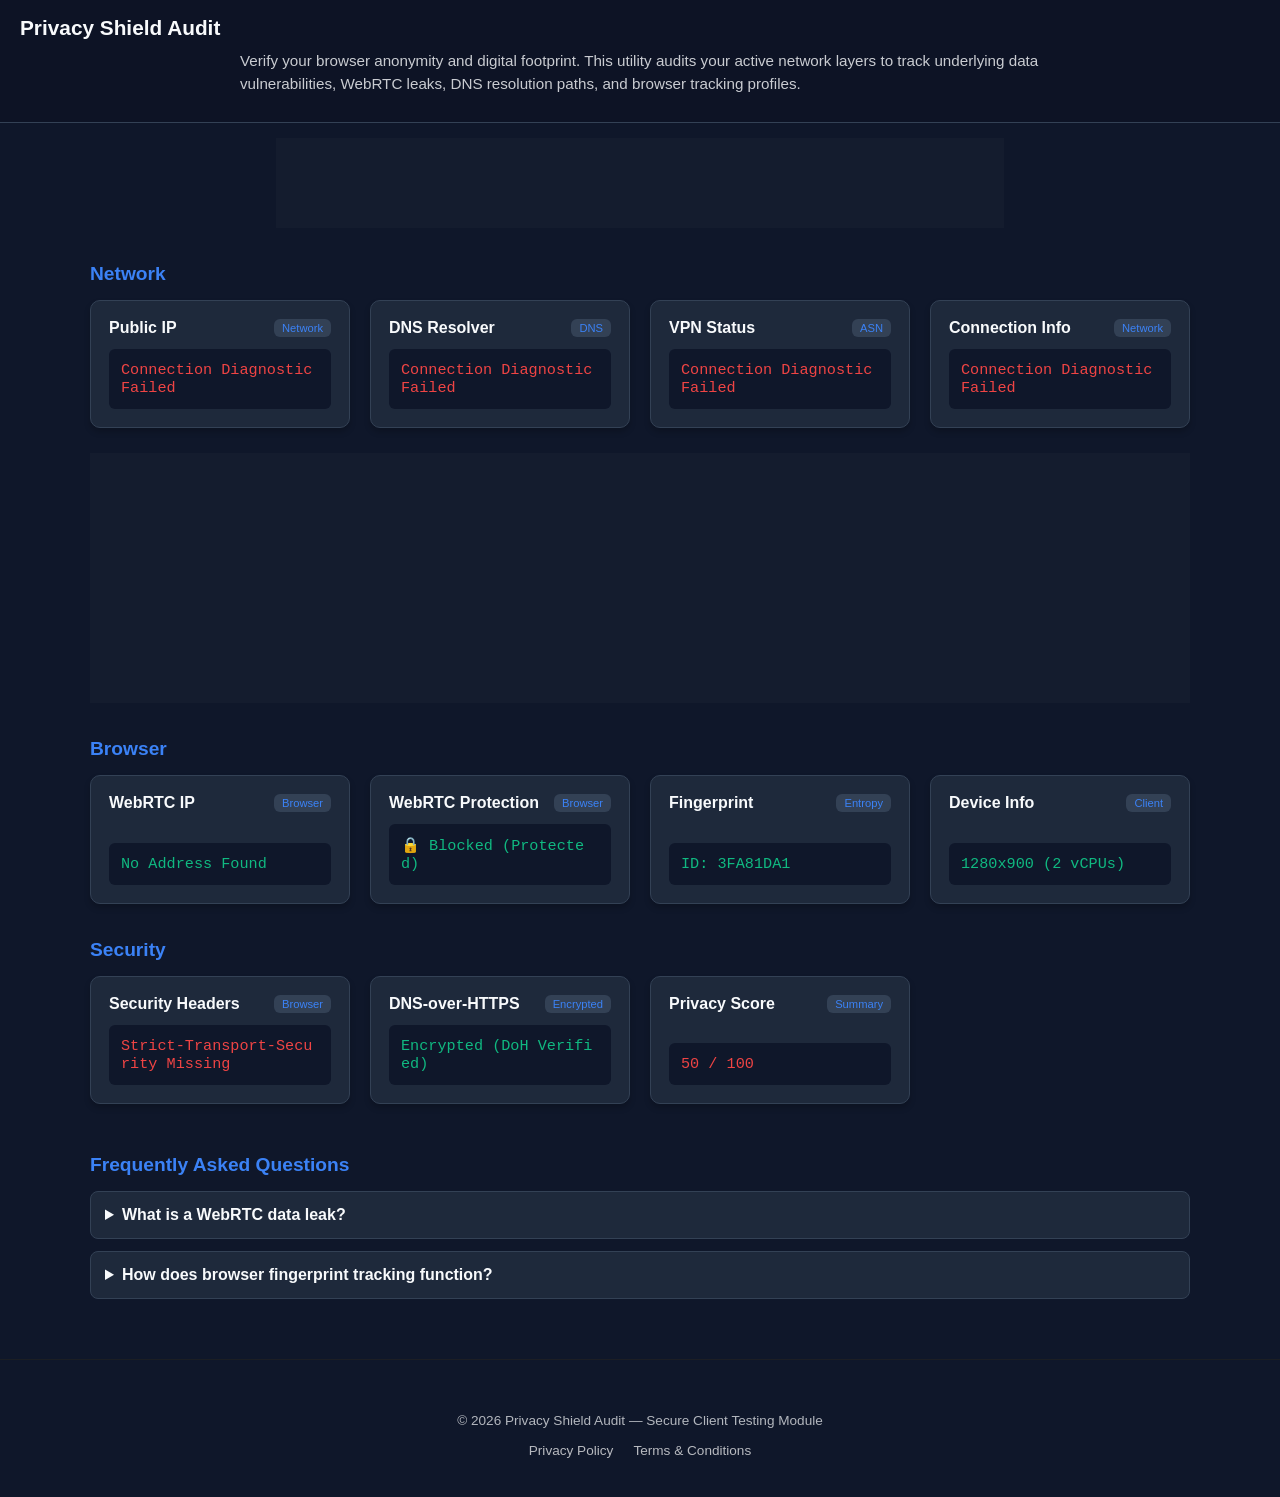
<file: index.html>
<!DOCTYPE html>
<html lang="en-US">
<head>
    <meta charset="UTF-8">

    <!-- Basic SEO -->
    <title>Privacy Shield Audit — IP, DNS, WebRTC & Fingerprint Leak Test</title>
    <meta name="description" content="Run a full privacy audit: IP leak test, DNS leak test, WebRTC leak test, fingerprint analysis, VPN detection and browser privacy score — all in one dashboard.">
    <meta name="viewport" content="width=device-width, initial-scale=1.0">
    <meta name="robots" content="index, follow">
    <meta name="author" content="Privacy Shield Audit">
    <meta name="theme-color" content="#0a0a0a">
    <meta name="rating" content="general">

    <!-- Canonical -->
    <link rel="canonical" href="https://netprivacycheck.com">

    <!-- Favicon -->
    <link rel="icon" type="image/x-icon" href="/favicon.ico">
    <link rel="icon" type="image/png" sizes="32x32" href="/icons/favicon-32x32.png">
    <link rel="icon" type="image/png" sizes="16x16" href="/icons/favicon-16x16.png">
    <link rel="apple-touch-icon" sizes="180x180" href="/icons/apple-touch-icon.png">

    <!-- OpenGraph (Fixed missing slash) -->
    <meta property="og:title" content="Privacy Shield Audit — IP, DNS, WebRTC & Fingerprint Leak Test">
    <meta property="og:description" content="Run a full privacy audit: IP leak test, DNS leak test, WebRTC leak test, fingerprint analysis, VPN detection and browser privacy score — all in one dashboard.">
    <meta property="og:type" content="website">
    <meta property="og:url" content="https://netprivacycheck.com">
    <meta property="og:image" content="https://netprivacycheck.com">
    <meta property="og:image:type" content="image/png">
    <meta property="og:site_name" content="Privacy Shield Audit">
    <meta property="og:locale" content="en_US">
    <meta property="og:image:width" content="1200">
    <meta property="og:image:height" content="630">
    <meta property="og:image:alt" content="Privacy Shield Audit — IP, DNS, WebRTC & Fingerprint Leak Test">

    <!-- X (Twitter) Card (Fixed missing slash) -->
    <meta name="twitter:card" content="summary_large_image">
    <meta name="twitter:title" content="Privacy Shield Audit — IP, DNS, WebRTC & Fingerprint Leak Test">
    <meta name="twitter:description" content="Run a full privacy audit: IP leak test, DNS leak test, WebRTC leak test, fingerprint analysis, VPN detection and browser privacy score — all in one dashboard.">
    <meta name="twitter:image" content="https://netprivacycheck.com">
    <meta name="twitter:image:alt" content="Privacy Shield Audit — Full Privacy Test Dashboard">
    <meta name="twitter:url" content="https://netprivacycheck.com">

    <!-- FAQ Schema -->
    <script type="application/ld+json">
    {
      "@context": "https://schema.org",
      "@type": "FAQPage",
      "mainEntity": [
        {
          "@type": "Question",
          "name": "What is Privacy Shield Audit?",
          "acceptedAnswer": {
            "@type": "Answer",
            "text": "Privacy Shield Audit is a diagnostic tool that checks your IP, DNS, WebRTC, and fingerprint leaks."
          }
        },
        {
          "@type": "Question",
          "name": "Does this tool store any personal data?",
          "acceptedAnswer": {
            "@type": "Answer",
            "text": "No. All tests run locally in your browser and no data is stored or transmitted."
          }
        },
        {
          "@type": "Question",
          "name": "Is Privacy Shield Audit free?",
          "acceptedAnswer": {
            "@type": "Answer",
            "text": "Yes, the tool is completely free and requires no account or login."
          }
        }
      ]
    }
    </script>

    <!-- WebPage Schema -->
    <script type="application/ld+json">
    {
      "@context": "https://schema.org",
      "@type": "WebPage",
      "name": "Privacy Shield Audit",
      "url": "https://netprivacycheck.com",
      "description": "Full privacy audit dashboard: IP, DNS, WebRTC, fingerprint, VPN status and browser privacy score.",
      "publisher": {
        "@type": "Organization",
        "name": "Privacy Shield Audit",
        "url": "https://netprivacycheck.com"
      }
    }
    </script>

    <link rel="stylesheet" href="style.css">
</head>
<body>

<header class="topbar">
    <h1 class="topbar-title">Privacy Shield Audit</h1>
    <p class="topbar-description" style="max-width: 800px; margin: 10px auto; font-size: 0.95rem; opacity: 0.8; line-height: 1.5;">
        Verify your browser anonymity and digital footprint. This utility audits your active network layers to track underlying data vulnerabilities, WebRTC leaks, DNS resolution paths, and browser tracking profiles.
    </p>
</header>

<!-- Safe ad container placeholder ready for AdSense -->
<div class="ad-container top-ad" style="min-height:90px; width:100%; display:flex; justify-content:center; align-items:center; background: rgba(255,255,255,0.02); margin: 15px auto;">
    <!-- AdSense Auto/Display Code Goes Here -->
</div>

<main class="container">

    <!-- NETWORK SECTION -->
    <section>
        <h2 class="section-title">Network</h2>
        <div class="grid">
            <div class="card">
                <div class="card-title">Public IP <span class="badge">Network</span></div>
                <p class="result-text skeleton" id="public-ip">Waiting...</p>
            </div>
            <div class="card">
                <div class="card-title">DNS Resolver <span class="badge">DNS</span></div>
                <p class="result-text skeleton" id="dns-country">Waiting...</p>
            </div>
            <div class="card">
                <div class="card-title">VPN Status <span class="badge">ASN</span></div>
                <p class="result-text skeleton" id="vpn-status">Waiting...</p>
            </div>
            <div class="card">
                <div class="card-title">Connection Info <span class="badge">Network</span></div>
                <p class="result-text skeleton" id="connection-meta">Waiting...</p>
            </div>
        </div>
    </section>

    <!-- Content Split Ad Container -->
    <div class="ad-container mid-ad" style="min-height:250px; width:100%; display:flex; justify-content:center; align-items:center; background: rgba(255,255,255,0.02); margin: 25px auto;">
        <!-- AdSense Mid Content Code Goes Here -->
    </div>

    <!-- BROWSER SECTION -->
    <section>
        <h2 class="section-title">Browser</h2>
        <div class="grid">
            <div class="card">
                <div class="card-title">WebRTC IP <span class="badge">Browser</span></div>
                <p class="result-text skeleton" id="webrtc-ip">Waiting...</p>
            </div>
            <div class="card">
                <div class="card-title">WebRTC Protection <span class="badge">Browser</span></div>
                <p class="result-text skeleton" id="webrtc-block">Waiting...</p>
            </div>
            <div class="card">
                <div class="card-title">Fingerprint <span class="badge">Entropy</span></div>
                <p class="result-text skeleton" id="fingerprint">Waiting...</p>
            </div>
            <div class="card">
                <div class="card-title">Device Info <span class="badge">Client</span></div>
                <p class="result-text skeleton" id="device-meta">Waiting...</p>
            </div>
        </div>
    </section>

    <!-- SECURITY SECTION -->
    <section>
        <h2 class="section-title">Security</h2>
        <div class="grid">
            <div class="card">
                <div class="card-title">Security Headers <span class="badge">Browser</span></div>
                <p class="result-text skeleton" id="security-headers">Waiting...</p>
            </div>
            <div class="card">
                <div class="card-title">DNS-over-HTTPS <span class="badge">Encrypted</span></div>
                <p class="result-text skeleton" id="doh-status">Waiting...</p>
            </div>
            <div class="card">
                <div class="card-title">Privacy Score <span class="badge">Summary</span></div>
                <p class="result-text skeleton" id="summary">Waiting...</p>
            </div>
        </div>
    </section>

    <!-- FAQ SECTION (Fully Fixed & Closed) -->
    <section class="info-accordion-section">
        <h2 class="section-title">Frequently Asked Questions</h2>
        <div class="accordion-item">
            <details>
                <summary>What is a WebRTC data leak?</summary>
                <p>WebRTC allows browsers to create direct peer-to-peer connections for streaming. However, this protocol can occasionally expose your actual residential public and local IP addresses, completely bypassing an active proxy server or standard VPN tunnel configuration.</p>
            </details>
        </div>
        <div class="accordion-item">
            <details>
                <summary>How does browser fingerprint tracking function?</summary>
                <p>Websites utilize sophisticated Canvas and hardware query methods to compile unique identity sets from your specific computer configuration. This identity calculation bypasses browser cookie deletions to track your online sessions persistently.</p>
            </details>
        </div>
    </section>

</main>

<!-- Restored Compliance Footer Pages -->
<footer style="text-align:center; padding: 40px 20px; border-top: 1px solid #222; margin-top: 60px; font-size:0.85rem; opacity:0.7;">
    <p>&copy; 2026 Privacy Shield Audit &mdash; Secure Client Testing Module</p>
    <div style="margin-top:15px; display:flex; justify-content:center; gap:20px;">
        <a href="/privacy-policy.html" style="color:#fff; text-decoration:none;">Privacy Policy</a>
        <a href="/terms.html" style="color:#fff; text-decoration:none;">Terms & Conditions</a>
    </div>
</footer>

<script src="script.js"></script>
</body>
</html>
</file>
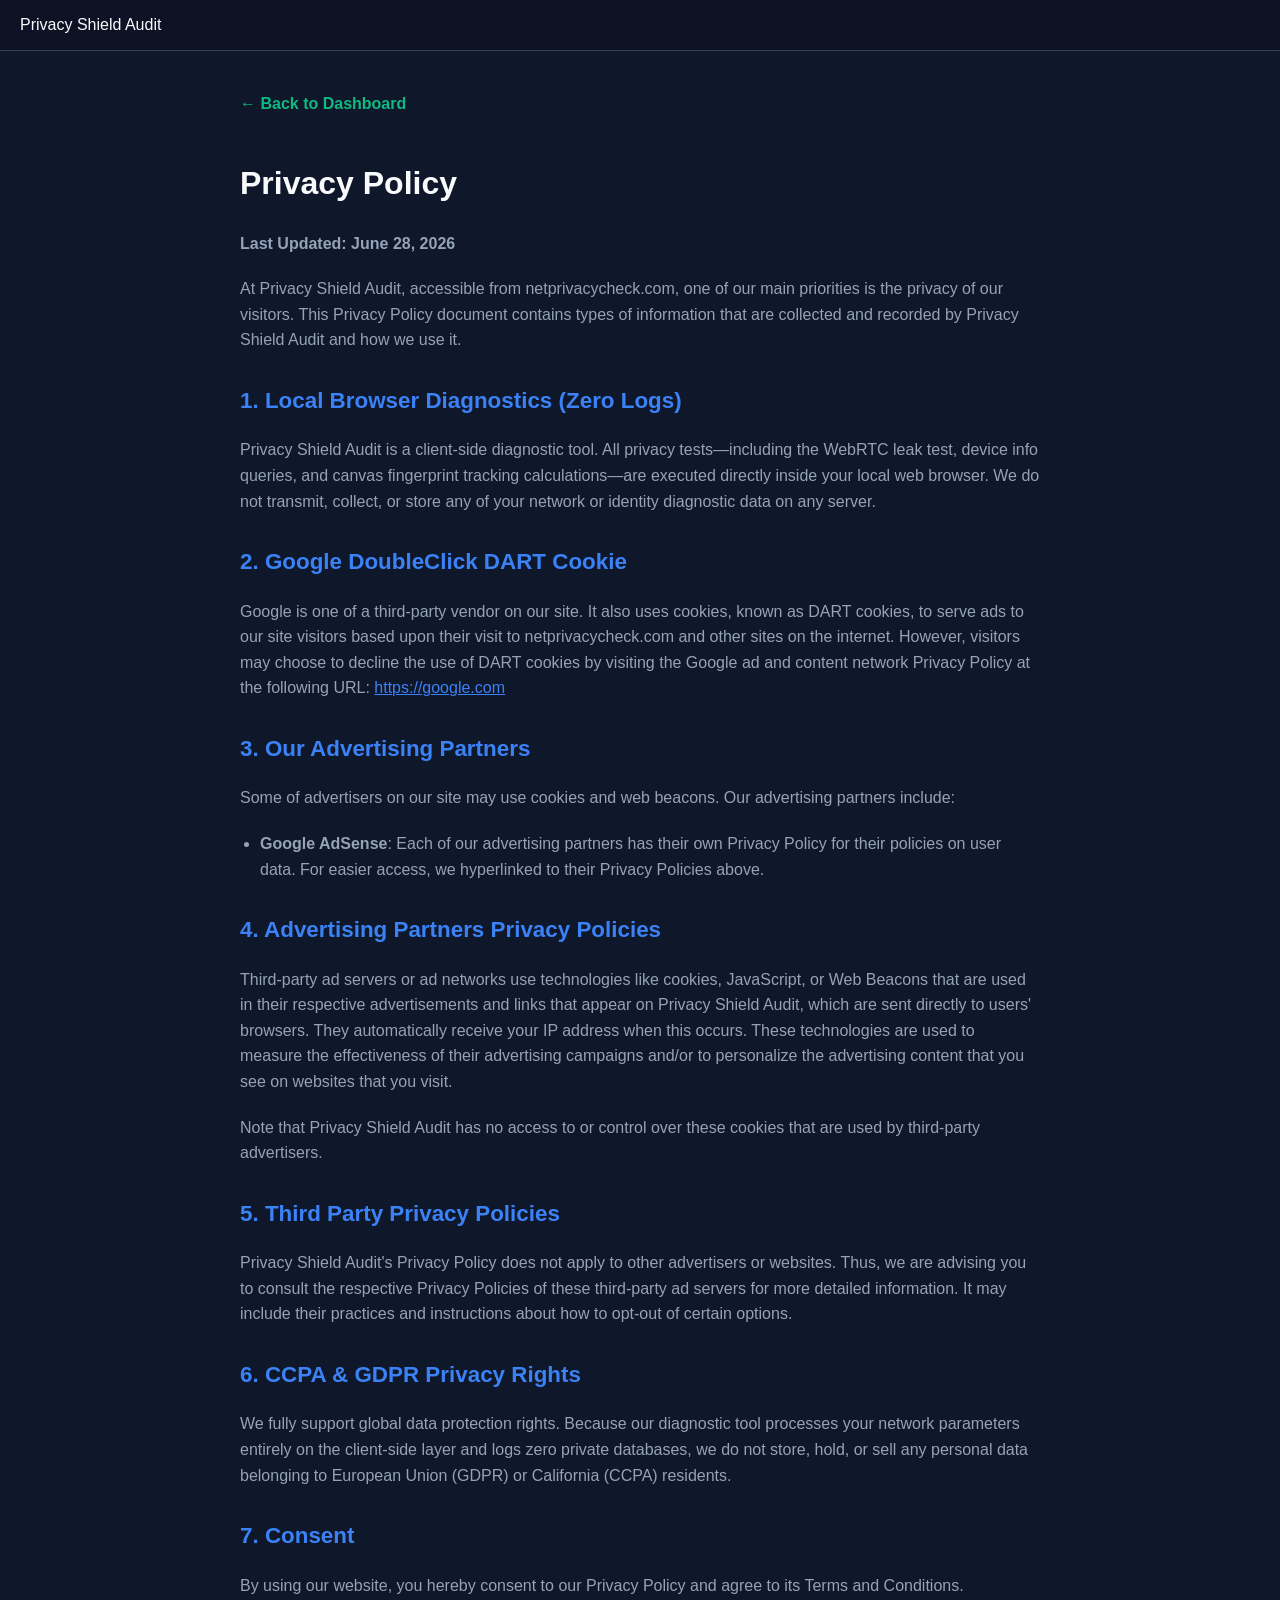
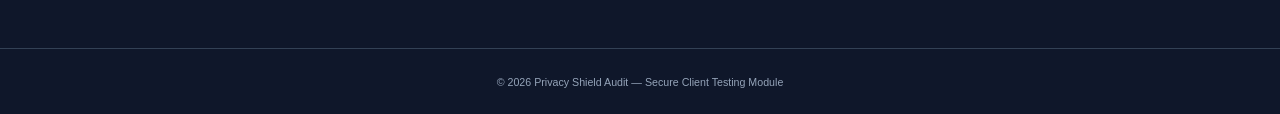
<file: privacy.html>
<!DOCTYPE html>
<html lang="en-US">
<head>
    <meta charset="UTF-8">
    <meta name="viewport" content="width=device-width, initial-scale=1.0">
    <title>Privacy Policy — Privacy Shield Audit</title>
    <meta name="robots" content="index, follow">

    <!-- Favicon Links -->
    <link rel="icon" type="image/x-icon" href="/favicon.ico">
    <link rel="icon" type="image/png" sizes="32x32" href="/icons/favicon-32x32.png">
    <link rel="icon" type="image/png" sizes="16x16" href="/icons/favicon-16x16.png">
    <link rel="apple-touch-icon" sizes="180x180" href="/icons/apple-touch-icon.png">

    <link rel="stylesheet" href="style.css">
    <style>
        .policy-container {
            max-width: 800px;
            margin: 40px auto;
            padding: 0 20px;
            line-height: 1.6;
        }
        .policy-container p {
            color: var(--text-muted);
            margin-bottom: 20px;
        }
        .policy-container h2 {
            color: var(--accent-blue);
            margin-top: 30px;
            font-size: 1.4rem;
        }
        .policy-container ul {
            color: var(--text-muted);
            padding-left: 20px;
            margin-bottom: 20px;
        }
        .policy-container li {
            margin-bottom: 8px;
        }
        .back-link {
            display: inline-block;
            color: var(--accent-green);
            text-decoration: none;
            margin-bottom: 20px;
            font-weight: 600;
        }
    </style>
</head>
<body>

<header class="topbar">
    <div class="topbar-title">Privacy Shield Audit</div>
</header>

<main class="policy-container">
    <a href="/" class="back-link">← Back to Dashboard</a>
    
    <h1>Privacy Policy</h1>
    <p><strong>Last Updated: June 28, 2026</strong></p>
    
    <p>At Privacy Shield Audit, accessible from netprivacycheck.com, one of our main priorities is the privacy of our visitors. This Privacy Policy document contains types of information that are collected and recorded by Privacy Shield Audit and how we use it.</p>

    <h2>1. Local Browser Diagnostics (Zero Logs)</h2>
    <p>Privacy Shield Audit is a client-side diagnostic tool. All privacy tests—including the WebRTC leak test, device info queries, and canvas fingerprint tracking calculations—are executed directly inside your local web browser. We do not transmit, collect, or store any of your network or identity diagnostic data on any server.</p>

    <h2>2. Google DoubleClick DART Cookie</h2>
    <p>Google is one of a third-party vendor on our site. It also uses cookies, known as DART cookies, to serve ads to our site visitors based upon their visit to netprivacycheck.com and other sites on the internet. However, visitors may choose to decline the use of DART cookies by visiting the Google ad and content network Privacy Policy at the following URL: <a href="https://google.com" target="_blank" style="color: var(--accent-blue);">https://google.com</a></p>

    <h2>3. Our Advertising Partners</h2>
    <p>Some of advertisers on our site may use cookies and web beacons. Our advertising partners include:</p>
    <ul>
        <li><strong>Google AdSense</strong>: Each of our advertising partners has their own Privacy Policy for their policies on user data. For easier access, we hyperlinked to their Privacy Policies above.</li>
    </ul>

    <h2>4. Advertising Partners Privacy Policies</h2>
    <p>Third-party ad servers or ad networks use technologies like cookies, JavaScript, or Web Beacons that are used in their respective advertisements and links that appear on Privacy Shield Audit, which are sent directly to users' browsers. They automatically receive your IP address when this occurs. These technologies are used to measure the effectiveness of their advertising campaigns and/or to personalize the advertising content that you see on websites that you visit.</p>
    <p>Note that Privacy Shield Audit has no access to or control over these cookies that are used by third-party advertisers.</p>

    <h2>5. Third Party Privacy Policies</h2>
    <p>Privacy Shield Audit's Privacy Policy does not apply to other advertisers or websites. Thus, we are advising you to consult the respective Privacy Policies of these third-party ad servers for more detailed information. It may include their practices and instructions about how to opt-out of certain options.</p>

    <h2>6. CCPA & GDPR Privacy Rights</h2>
    <p>We fully support global data protection rights. Because our diagnostic tool processes your network parameters entirely on the client-side layer and logs zero private databases, we do not store, hold, or sell any personal data belonging to European Union (GDPR) or California (CCPA) residents.</p>

    <h2>7. Consent</h2>
    <p>By using our website, you hereby consent to our Privacy Policy and agree to its Terms and Conditions.</p>
</main>

<footer class="footer">
    <small>© 2026 Privacy Shield Audit — Secure Client Testing Module</small>
</footer>

</body>
</html>
</file>
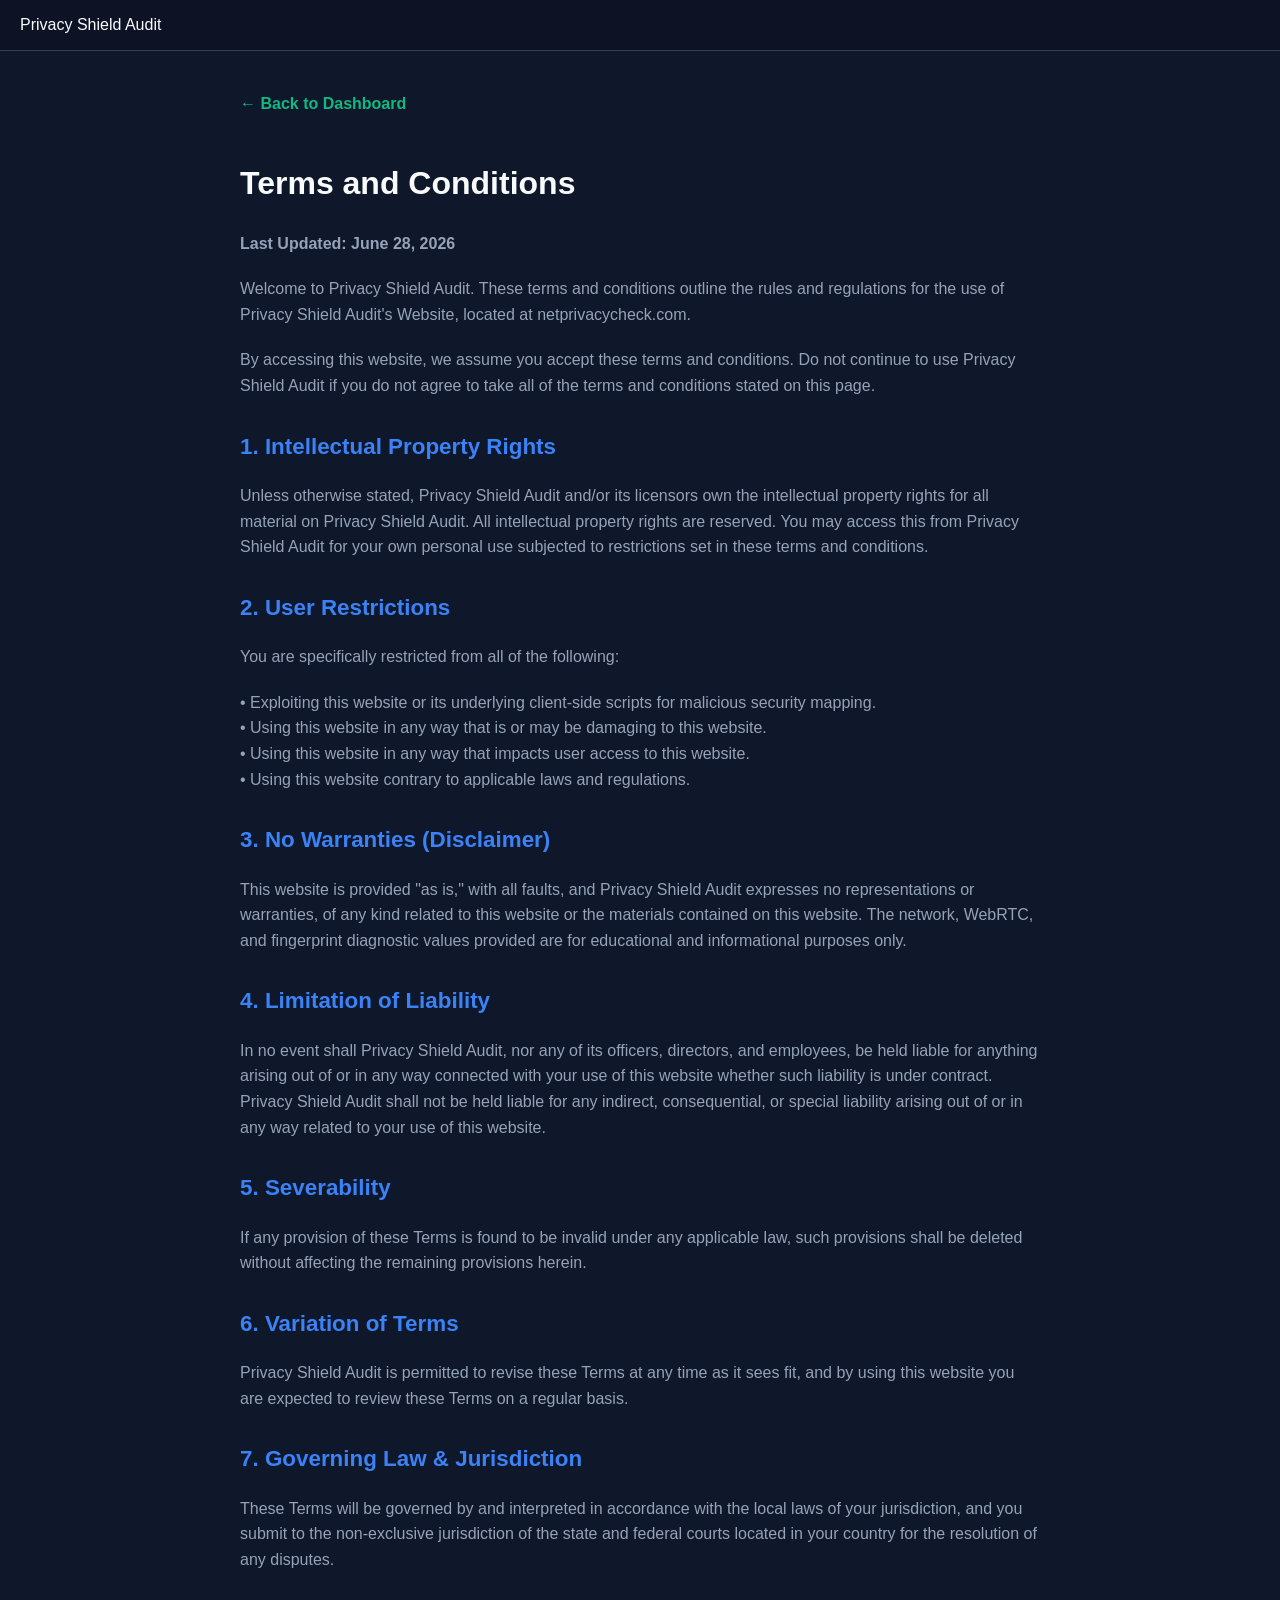
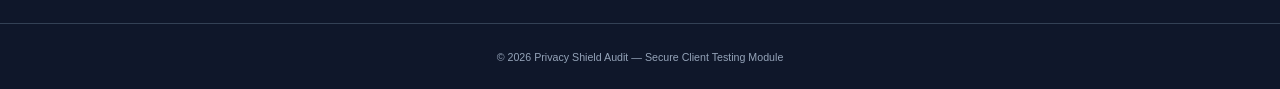
<file: terms.html>
<!DOCTYPE html>
<html lang="en-US">
<head>
    <meta charset="UTF-8">
    <meta name="viewport" content="width=device-width, initial-scale=1.0">
    <title>Terms and Conditions — Privacy Shield Audit</title>
    <meta name="robots" content="index, follow">

    <!-- Favicon Links -->
    <link rel="icon" type="image/x-icon" href="/favicon.ico">
    <link rel="icon" type="image/png" sizes="32x32" href="/icons/favicon-32x32.png">
    <link rel="icon" type="image/png" sizes="16x16" href="/icons/favicon-16x16.png">
    <link rel="apple-touch-icon" sizes="180x180" href="/icons/apple-touch-icon.png">

    <link rel="stylesheet" href="style.css">
    <style>
        .policy-container {
            max-width: 800px;
            margin: 40px auto;
            padding: 0 20px;
            line-height: 1.6;
        }
        .policy-container p {
            color: var(--text-muted);
            margin-bottom: 20px;
        }
        .policy-container h2 {
            color: var(--accent-blue);
            margin-top: 30px;
            font-size: 1.4rem;
        }
        .back-link {
            display: inline-block;
            color: var(--accent-green);
            text-decoration: none;
            margin-bottom: 20px;
            font-weight: 600;
        }
    </style>
</head>
<body>

<header class="topbar">
    <div class="topbar-title">Privacy Shield Audit</div>
</header>

<main class="policy-container">
    <a href="/" class="back-link">← Back to Dashboard</a>
    
    <h1>Terms and Conditions</h1>
    <p><strong>Last Updated: June 28, 2026</strong></p>
    
    <p>Welcome to Privacy Shield Audit. These terms and conditions outline the rules and regulations for the use of Privacy Shield Audit's Website, located at netprivacycheck.com.</p>
    
    <p>By accessing this website, we assume you accept these terms and conditions. Do not continue to use Privacy Shield Audit if you do not agree to take all of the terms and conditions stated on this page.</p>

    <h2>1. Intellectual Property Rights</h2>
    <p>Unless otherwise stated, Privacy Shield Audit and/or its licensors own the intellectual property rights for all material on Privacy Shield Audit. All intellectual property rights are reserved. You may access this from Privacy Shield Audit for your own personal use subjected to restrictions set in these terms and conditions.</p>

    <h2>2. User Restrictions</h2>
    <p>You are specifically restricted from all of the following:</p>
    <p>• Exploiting this website or its underlying client-side scripts for malicious security mapping.<br>
       • Using this website in any way that is or may be damaging to this website.<br>
       • Using this website in any way that impacts user access to this website.<br>
       • Using this website contrary to applicable laws and regulations.</p>

    <h2>3. No Warranties (Disclaimer)</h2>
    <p>This website is provided "as is," with all faults, and Privacy Shield Audit expresses no representations or warranties, of any kind related to this website or the materials contained on this website. The network, WebRTC, and fingerprint diagnostic values provided are for educational and informational purposes only.</p>

    <h2>4. Limitation of Liability</h2>
    <p>In no event shall Privacy Shield Audit, nor any of its officers, directors, and employees, be held liable for anything arising out of or in any way connected with your use of this website whether such liability is under contract. Privacy Shield Audit shall not be held liable for any indirect, consequential, or special liability arising out of or in any way related to your use of this website.</p>

    <h2>5. Severability</h2>
    <p>If any provision of these Terms is found to be invalid under any applicable law, such provisions shall be deleted without affecting the remaining provisions herein.</p>

    <h2>6. Variation of Terms</h2>
    <p>Privacy Shield Audit is permitted to revise these Terms at any time as it sees fit, and by using this website you are expected to review these Terms on a regular basis.</p>

    <h2>7. Governing Law & Jurisdiction</h2>
    <p>These Terms will be governed by and interpreted in accordance with the local laws of your jurisdiction, and you submit to the non-exclusive jurisdiction of the state and federal courts located in your country for the resolution of any disputes.</p>
</main>

<footer class="footer">
    <small>© 2026 Privacy Shield Audit — Secure Client Testing Module</small>
</footer>

</body>
</html>
</file>
<file: style.css>
:root {
    --bg-color: #0f172a;
    --card-bg: #1e293b;
    --text-main: #f8fafc;
    --text-muted: #94a3b8;
    --accent-green: #10b981;
    --accent-blue: #3b82f6;
    --border: #334155;
    --error-red: #ef4444;
}

body {
    font-family: -apple-system, BlinkMacSystemFont, "Segoe UI", Roboto, sans-serif;
    background-color: var(--bg-color);
    color: var(--text-main);
    margin: 0;
    padding: 0;
    overflow-x: hidden;
}

/* TOP BAR */
.topbar {
    width: 100%;
    background-color: #0d1325;
    padding: 16px 20px;
    border-bottom: 1px solid var(--border);
    box-sizing: border-box;
}

h1.topbar-title {
    font-size: 1.3rem;
    font-weight: 600;
    margin: 0;
}

/* CONTAINER */
.container {
    max-width: 1100px;
    margin: 30px auto;
    padding: 0 20px;
}

/* SECTION TITLES */
.section-title {
    font-size: 1.2rem;
    margin: 35px 0 15px;
    color: var(--accent-blue);
}

/* GRID LAYOUT FIX */
.grid {
    display: grid;
    grid-template-columns: repeat(auto-fill, minmax(240px, 1fr));
    gap: 20px;
}

/* CARD */
.card {
    background-color: var(--card-bg);
    border-radius: 10px;
    padding: 18px;
    border: 1px solid var(--border);
    box-shadow: 0 4px 6px rgba(0, 0, 0, 0.2);
    display: flex;
    flex-direction: column;
    justify-content: space-between;
}

.card-title {
    font-size: 1rem;
    font-weight: 600;
    margin-bottom: 12px;
    display: flex;
    justify-content: space-between;
    align-items: center;
}

.badge {
    font-size: 0.7rem;
    padding: 3px 8px;
    border-radius: 6px;
    background: #334155;
    color: var(--accent-blue);
    font-weight: 500;
}

.result-text {
    font-family: monospace;
    font-size: 0.95rem;
    color: var(--accent-green);
    background: var(--bg-color);
    padding: 12px;
    border-radius: 6px;
    word-break: break-all;
    margin: 0;
    transition: all 0.3s ease;
}

/* LIVE PULSING SKELETON ANIMATION */
.skeleton {
    color: transparent !important;
    background: linear-gradient(90deg, #1e293b 25%, #334155 50%, #1e293b 75%);
    background-size: 200% 100%;
    animation: pulse 1.5s infinite linear;
}

@keyframes pulse {
    0% { background-position: 200% 0; }
    100% { background-position: -200% 0; }
}

/* ADSENSE PLACEHOLDERS */
.ad-placeholder {
    background: #0d1325;
    border: 1px dashed var(--border);
    color: var(--text-muted);
    display: flex;
    justify-content: center;
    align-items: center;
    font-size: 0.85rem;
    border-radius: 8px;
    margin: 20px auto;
    text-align: center;
}
.top-ad { max-width: 728px; height: 90px; }
.mid-ad { max-width: 1100px; height: 120px; margin: 30px auto; }

/* SEO VALUE ACCORDIONS */
.info-accordion-section { margin-top: 50px; }
.accordion-item {
    background: var(--card-bg);
    border: 1px solid var(--border);
    border-radius: 8px;
    margin-bottom: 12px;
    padding: 14px;
}
.accordion-item summary {
    font-weight: 600;
    cursor: pointer;
    color: var(--text-main);
}
.accordion-item p {
    color: var(--text-muted);
    font-size: 0.95rem;
    line-height: 1.5;
    margin: 10px 0 0 0;
}

/* FOOTER */
.footer {
    text-align: center;
    padding: 25px;
    color: var(--text-muted);
    font-size: 0.8rem;
    border-top: 1px solid var(--border);
    margin-top: 50px;
}

/* MOBILE FIRST VIEWPORT TARGETING */
@media (max-width: 600px) {
    h1.topbar-title { font-size: 1.1rem; }
    .section-title { font-size: 1.1rem; }
    .grid { grid-template-columns: 1fr; }
    .card { padding: 16px; }
    
    /* Enforced 1rem text size for mobile usability and text wrapping clearance */
    .result-text {
        font-size: 1rem;
        padding: 10px;
    }
    .top-ad { max-width: 320px; height: 50px; }
    .mid-ad { max-width: 100%; height: 250px; }
}
</file>
